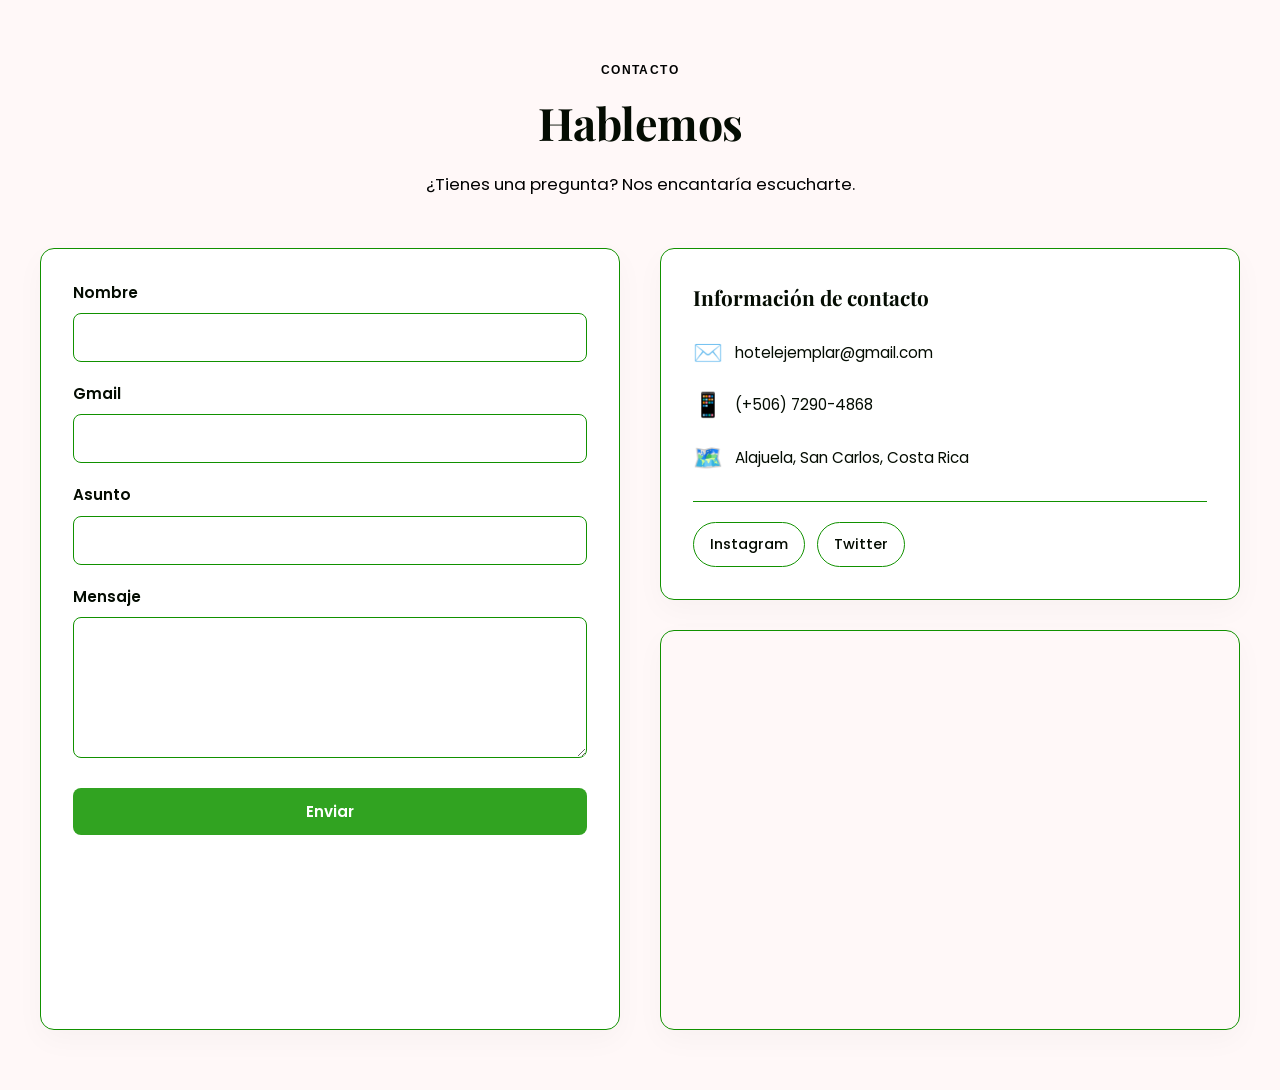
<file: contacto.html>
<style>
    @import url('https://fonts.googleapis.com/css2?family=Arimo:ital,wght@0,400..700;1,400..700&family=IM+Fell+Great+Primer&family=Lobster&family=Playfair+Display:ital,wght@0,400..900;1,400..900&family=Poppins:ital,wght@0,100;0,200;0,300;0,400;0,500;0,600;0,700;0,800;0,900;1,100;1,200;1,300;1,400;1,500;1,600;1,700;1,800;1,900&display=swap');
</style>

<!DOCTYPE html>

<html lang="es">

<head>
    <meta charset="UTF-8" />
    <meta name="viewport" content="width=device-width, initial-scale=1.0" />
    <title>Contacto</title>
    <link rel="stylesheet" href="./css/contacto.css" />
</head>

<body>
    <section class="contact-section">
        <div class="contact-container">
            <!-- Header -->
            <div class="contact-header">
                <p class="eyebrow">Contacto</p>
                <h2>Hablemos</h2>
                <p class="subtitle">¿Tienes una pregunta? Nos encantaría escucharte.</p>
            </div>

            <!-- Main Content -->
            <div class="contact-content">
                <!-- Formulario -->
                <div class="form-container">
                    <form class="contact-form">
                        <div class="form-group">
                            <label for="nombre">Nombre</label>
                            <input type="text" id="nombre" name="nombre" required />
                        </div>

                        <div class="form-group">
                            <label for="email">Gmail</label>
                            <input type="email" id="email" name="email" required />
                        </div>

                        <div class="form-group">
                            <label for="asunto">Asunto</label>
                            <input type="text" id="asunto" name="asunto" required />
                        </div>

                        <div class="form-group">
                            <label for="mensaje">Mensaje</label>
                            <textarea id="mensaje" name="mensaje" rows="5" required>
                </textarea>

                        </div>

                        <button type="submit" class="btn-submit">Enviar
                        </button>
                    </form>
                </div>

                <!-- Info y Mapa -->
                <div class="info-container">
                    <div class="contact-info">
                        <h3>Información de contacto</h3>
                        <div class="info-items">
                            <a href="gmail: hotelejemplar@gmail.com" class="info-link">
                                <span class="icon">✉️</span>
                                <span>hotelejemplar@gmail.com
                                </span>
                            </a>
                            <a href="tel: 7290-4868" class="info-link">
                                <span class="icon">📱</span>
                                <span>(+506) 7290-4868</span>
                            </a>
                            <div class="info-link">
                                <span class="icon">🗺️</span>
                                <span>Alajuela, San Carlos, Costa Rica</span>
                            </div>
                        </div>

                        <!-- Redes Sociales -->
                        <div class="social-links">
                            <a href="https://instagram.com/tuusuario" target="_blank" rel="noreferrer">Instagram</a>
                            <a href="https://twitter.com/tuusuario" target="_blank" rel="noreferrer">Twitter</a>
                        </div>
                    </div>

                    <!-- Google Maps -->
                    <div class="map-container">
                        <iframe
                            src="https://www.google.com/maps/embed?pb=!1m18!1m12!1m3!1d993759.1119501984!2d-84.53163665256766!3d10.482346901871837!2m3!1f0!2f0!3f0!3m2!1i1024!2i768!4f13.1!3m3!1m2!1s0x8fa077e881828f4f%3A0xea6f02d26460f2fc!2sProvincia%20de%20Alajuela%2C%20San%20Carlos!5e1!3m2!1ses!2scr!4v1790712192045!5m2!1ses!2scr"
                            width="600" height="450" style="border:0;" allowfullscreen="" loading="lazy"
                            referrerpolicy="strict-origin-when-cross-origin">
                        </iframe>
                    </div>
                </div>
            </div>
        </div>
    </section>
</body>

</html>
</file>
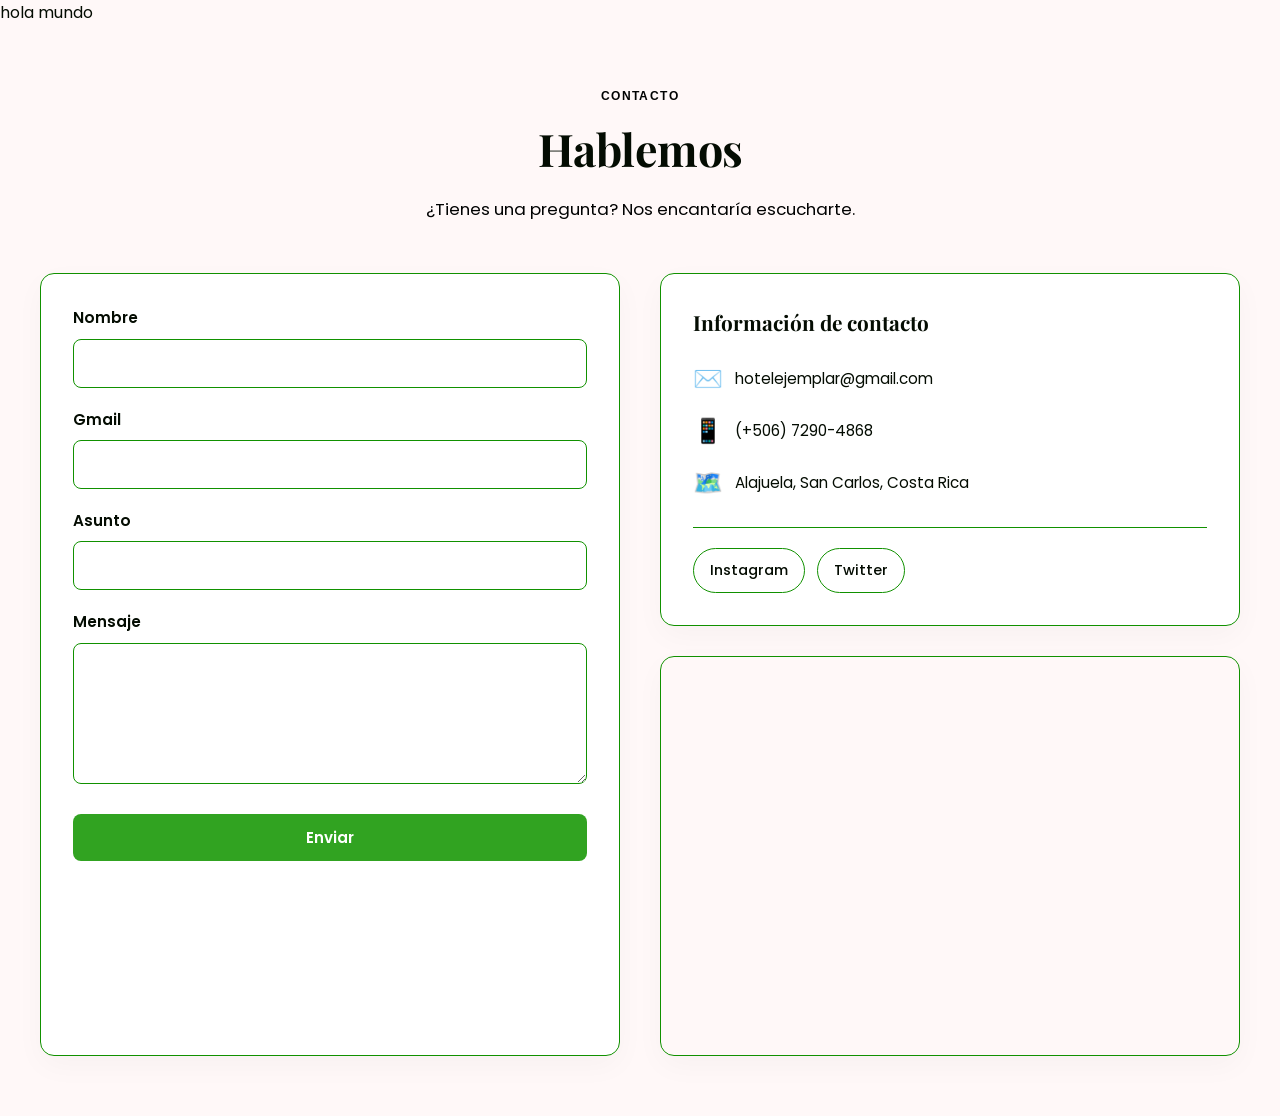
<file: Views/contacto.html>
<style>
  @import url("https://fonts.googleapis.com/css2?family=Arimo:ital,wght@0,400..700;1,400..700&family=IM+Fell+Great+Primer&family=Lobster&family=Playfair+Display:ital,wght@0,400..900;1,400..900&family=Poppins:ital,wght@0,100;0,200;0,300;0,400;0,500;0,600;0,700;0,800;0,900;1,100;1,200;1,300;1,400;1,500;1,600;1,700;1,800;1,900&display=swap");
</style>
<!doctype html>
<html lang="es">
  <head>
    <meta charset="UTF-8" />
    <meta name="viewport" content="width=device-width, initial-scale=1.0" />
    <title>Contacto</title>
    <link rel="stylesheet" href="../css/contacto.css" /> 
  </head>
hola mundo
  <body>
    <section class="contact-section">
      <div class="contact-container">
        <!-- Header -->
        <div class="contact-header">
          <p class="eyebrow">Contacto</p>
          <h2>Hablemos</h2>
          <p class="subtitle">
            ¿Tienes una pregunta? Nos encantaría escucharte.
          </p>
        </div>

        <!-- Main Content -->
        <div class="contact-content">
          <!-- Formulario -->
          <div class="form-container">
            <form class="contact-form">
              <div class="form-group">
                <label for="nombre">Nombre</label>
                <input type="text" id="nombre" name="nombre" required />
              </div>

              <div class="form-group">
                <label for="email">Gmail</label>
                <input type="email" id="email" name="email" required />
              </div>

              <div class="form-group">
                <label for="asunto">Asunto</label>
                <input type="text" id="asunto" name="asunto" required />
              </div>

              <div class="form-group">
                <label for="mensaje">Mensaje</label>
                <textarea id="mensaje" name="mensaje" rows="5" required>
                </textarea>
              </div>

              <button type="submit" class="btn-submit">Enviar</button>
            </form>
          </div>

          <!-- Info y Mapa -->
          <div class="info-container">
            <div class="contact-info">
              <h3>Información de contacto</h3>
              <div class="info-items">
                <a href="gmail: hotelejemplar@gmail.com" class="info-link">
                  <span class="icon">✉️</span>
                  <span>hotelejemplar@gmail.com </span>
                </a>
                <a href="tel: 7290-4868" class="info-link">
                  <span class="icon">📱</span>
                  <span>(+506) 7290-4868</span>
                </a>
                <div class="info-link">
                  <span class="icon">🗺️</span>
                  <span>Alajuela, San Carlos, Costa Rica</span>
                </div>
              </div>

              <!-- Redes Sociales -->
              <div class="social-links">
                <a
                  href="https://instagram.com/tuusuario"
                  target="_blank"
                  rel="noreferrer"
                  >Instagram</a
                >
                <a
                  href="https://twitter.com/tuusuario"
                  target="_blank"
                  rel="noreferrer"
                  >Twitter</a
                >
              </div>
            </div>

            <!-- Google Maps -->
            <div class="map-container">
              <iframe
                src="https://www.google.com/maps/embed?pb=!1m18!1m12!1m3!1d993759.1119501984!2d-84.53163665256766!3d10.482346901871837!2m3!1f0!2f0!3f0!3m2!1i1024!2i768!4f13.1!3m3!1m2!1s0x8fa077e881828f4f%3A0xea6f02d26460f2fc!2sProvincia%20de%20Alajuela%2C%20San%20Carlos!5e1!3m2!1ses!2scr!4v1790712192045!5m2!1ses!2scr"
                width="600"
                height="450"
                style="border: 0"
                allowfullscreen=""
                loading="lazy"
                referrerpolicy="strict-origin-when-cross-origin"
              >
              </iframe>
            </div>
          </div>
        </div>
      </div>
    </section>
  </body>
</html>
</file>
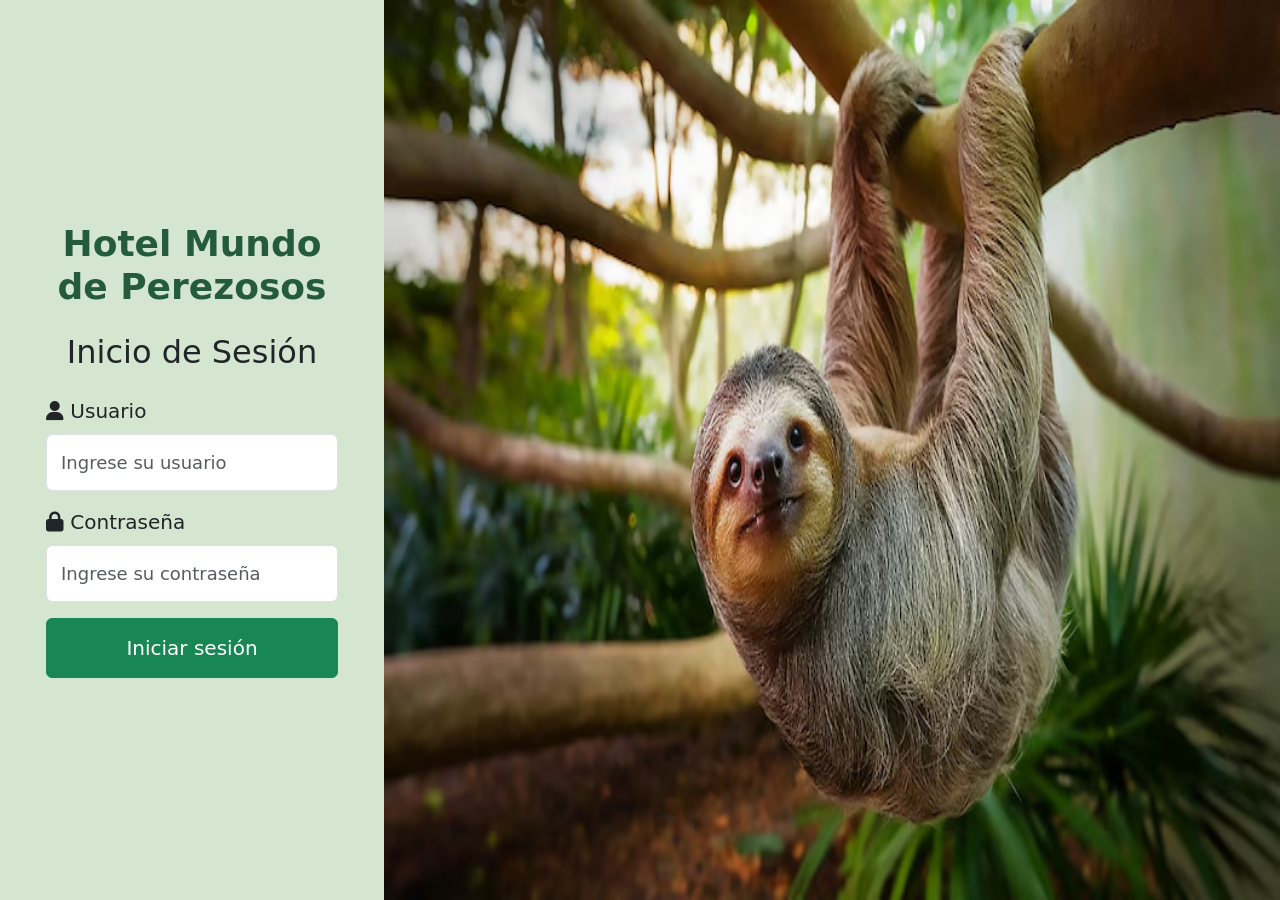
<file: Views/login.html>
<!DOCTYPE html>
<html lang="es">
<head>
    <meta charset="UTF-8">
    <meta name="viewport" content="width=device-width, initial-scale=1.0">
    <title>Login  -  Hotel Mundo de Perezosos</title>

    <link href="https://cdn.jsdelivr.net/npm/bootstrap@5.3.3/dist/css/bootstrap.min.css" rel="stylesheet">
    <link rel="stylesheet" href="Assets/css/login.css">
    <link rel="stylesheet" href="https://cdnjs.cloudflare.com/ajax/libs/font-awesome/6.4.0/css/all.min.css">
</head>
<body>
    <div class="container-fluid login-contenedor">
        <div class="row login-fila">
            <div class="col-md-5 login-panel">
                <div class="card">
                    <div class="card-body">
                        <h1 class="nombre-hotel">
                            Hotel Mundo de Perezosos
                        </h1>

                        <h2 class="text-center mb-4">
                            Inicio de Sesión
                        </h2>

                        <form id="loginForm">
                            <div class="mb-3">
                                <label class="form-label">
                                    <i class="fa-solid fa-user"></i> Usuario
                                </label>
                                <input type="text" id="usuario" class="form-control" placeholder="Ingrese su usuario">
                            </div>
                            <div class="mb-3">
                                <label class="form-label">
                                    <i class="fa-solid fa-lock"></i> Contraseña
                                </label>
                                <input type="password" id="password" class="form-control" placeholder="Ingrese su contraseña">
                            </div>
                            <button type="submit" class="btn btn-success w-100">
                                Iniciar sesión 
                            </button>
                        </form>
                    </div>
                </div>
            </div>
        </div>
    </div>
    <script src="Assets/js/login.js"></script>
</body>
</html>
</file>
<file: css/contacto.css>
@import url('https://fonts.googleapis.com/css2?family=Arimo:ital,wght@0,400..700;1,400..700&family=IM+Fell+Great+Primer&family=Lobster&family=Playfair+Display:ital,wght@0,400..900;1,400..900&family=Poppins:ital,wght@0,100;0,200;0,300;0,400;0,500;0,600;0,700;0,800;0,900;1,100;1,200;1,300;1,400;1,500;1,600;1,700;1,800;1,900&display=swap');

:root {
    --bg: #fff8f8;
    --text: #040c02;
    --muted: #010202;
    --line: #119100;
    --white: #ffffff;
    --accent: #31a321;
}

* {
    box-sizing: border-box;
    margin: 0;
    padding: 0;
}

body {
    background: var(--bg);
    font-family: 'Poppins', sans-serif;
    color: var(--text);
    line-height: 1.6;
}

.contact-section {
    padding: 60px 20px;
    background: var(--bg);
}

.contact-container {
    max-width: 1200px;
    margin: 0 auto;
}

.contact-header {
    text-align: center;
    margin-bottom: 50px;
}

.eyebrow {
    margin: 0 0 8px;
    font-size: 12px;
    font-weight: 600;
    letter-spacing: 0.12em;
    text-transform: uppercase;
    color: var(--muted);
    font-family: 'Arimo', sans-serif;
}

h2 {
    margin: 0 0 12px;
    font-size: clamp(1.8rem, 4vw, 2.8rem);
    font-weight: 700;
    font-family: 'Playfair Display', serif;
    letter-spacing: -0.5px;
}

.subtitle {
    margin: 0;
    font-size: 1.05rem;
    color: var(--muted);
    max-width: 500px;
    margin: 0 auto;
    font-family: 'Poppins', sans-serif;
}

.contact-content {
    display: grid;
    grid-template-columns: 1fr 1fr;
    gap: 40px;
}

/* ===== FORMULARIO ===== */
.form-container {
    background: var(--white);
    padding: 32px;
    border-radius: 14px;
    border: 1px solid var(--line);
    box-shadow: 0 10px 30px rgba(0, 0, 0, 0.03);
}

.contact-form {
    display: flex;
    flex-direction: column;
    gap: 20px;
}

.form-group {
    display: flex;
    flex-direction: column;
    gap: 8px;
}

.form-group label {
    font-weight: 600;
    font-size: 0.95rem;
    color: var(--text);
    font-family: 'Poppins', sans-serif;
}

.form-group input,
.form-group textarea {
    padding: 12px 14px;
    border: 1px solid var(--line);
    border-radius: 8px;
    font-family: 'Poppins', sans-serif;
    font-size: 0.95rem;
    color: var(--text);
    background: var(--white);
    transition: all 0.2s ease;
}

.form-group input::placeholder,
.form-group textarea::placeholder {
    color: #999;
}

.form-group input:focus,
.form-group textarea:focus {
    outline: none;
    border-color: var(--accent);
    box-shadow: 0 0 0 3px rgba(17, 17, 17, 0.1);
}

.btn-submit {
    padding: 12px 24px;
    background: var(--accent);
    color: var(--white);
    border: none;
    border-radius: 8px;
    font-weight: 600;
    font-size: 0.95rem;
    cursor: pointer;
    font-family: 'Poppins', sans-serif;
    transition: all 0.2s ease;
    margin-top: 10px;
}

.btn-submit:hover {
    background: #333333;
    transform: translateY(-2px);
    box-shadow: 0 10px 20px rgba(0, 0, 0, 0.15);
}

.btn-submit:active {
    transform: translateY(0);
}

/* ===== INFO Y MAPA ===== */
.info-container {
    display: flex;
    flex-direction: column;
    gap: 30px;
}

.contact-info {
    background: var(--white);
    padding: 32px;
    border-radius: 14px;
    border: 1px solid var(--line);
    box-shadow: 0 10px 30px rgba(0, 0, 0, 0.03);
}

.contact-info h3 {
    margin: 0 0 20px;
    font-size: 1.3rem;
    font-weight: 700;
    font-family: 'Playfair Display', serif;
}

.info-items {
    display: flex;
    flex-direction: column;
    gap: 14px;
    margin-bottom: 24px;
}

.info-link {
    display: flex;
    align-items: center;
    gap: 12px;
    text-decoration: none;
    color: var(--text);
    font-size: 0.95rem;
    font-family: 'Poppins', sans-serif;
    transition: all 0.2s ease;
}

.info-link:hover {
    color: var(--accent);
    transform: translateX(4px);
}

.info-link .icon {
    font-size: 1.5rem;
    display: flex;
    align-items: center;
    justify-content: center;
    min-width: 24px;
}

/* ===== REDES SOCIALES ===== */
.social-links {
    display: flex;
    gap: 12px;
    flex-wrap: wrap;
    padding-top: 20px;
    border-top: 1px solid var(--line);
}

.social-links a {
    text-decoration: none;
    color: var(--text);
    border: 1px solid var(--line);
    padding: 10px 16px;
    border-radius: 999px;
    font-size: 0.9rem;
    font-family: 'Poppins', sans-serif;
    font-weight: 500;
    transition: all 0.2s ease;
}

.social-links a:hover {
    background: var(--text);
    color: var(--white);
    border-color: var(--text);
    transform: translateY(-2px);
}

/* ===== MAPA ===== */
.map-container {
    border-radius: 14px;
    overflow: hidden;
    border: 1px solid var(--line);
    box-shadow: 0 10px 30px rgba(0, 0, 0, 0.03);
    height: 400px;
}

.map-container iframe {
    width: 100%;
    height: 100%;
}

/* ===== RESPONSIVE ===== */
@media (max-width: 768px) {
    .contact-content {
        grid-template-columns: 1fr;
        gap: 30px;
    }

    .contact-section {
        padding: 40px 20px;
    }

    .form-container,
    .contact-info {
        padding: 24px;
    }

    h2 {
        font-size: 2rem;
    }

    .subtitle {
        font-size: 0.95rem;
    }

    .map-container {
        height: 300px;
    }
}

@media (max-width: 480px) {
    .contact-section {
        padding: 30px 16px;
    }

    .form-container,
    .contact-info {
        padding: 20px;
    }

    .contact-header {
        margin-bottom: 40px;
    }

    h2 {
        font-size: 1.5rem;
    }

    .social-links {
        gap: 8px;
    }

    .social-links a {
        padding: 8px 12px;
        font-size: 0.85rem;
    }

    .map-container {
        height: 250px;
    }
}
</file>
<file: Views/Assets/css/login.css>
body {
    margin: 0;
    font-size: 18px;
}

.login-contenedor {
    padding: 0;
}

.login-fila {
    margin: 0;
    min-height: 100vh;
    background-image: url("../img/perezoso.jpg");
    background-size: 70% 100%;
    background-position: right center;
    background-repeat: no-repeat;
}

.login-panel {
    width: 30%;
    background-color: #d4e5d0;
    display: flex;
    align-items: center;
    justify-content: center;
    padding: 30px;
}

.card {
    width: 100%;
    max-width: 450px;
    border: none;
    flex: 1;
    background-color: transparent;
}

.card h2 {
    font-size: 32px;
}

.form-label {
    font-size: 20px;
}

.form-control {
    font-size: 18px;
    padding: 14px;
}

.btn {
    font-size: 20px;
    padding: 14px;
}

@media (max-width: 767px) {
    .login-panel {
        width: 100%;
    }
}
.nombre-hotel {
    color: #245c3b;
    font-size: 36px;
    font-weight: bold;
    text-align: center;
    margin-bottom: 25px;
}
</file>
